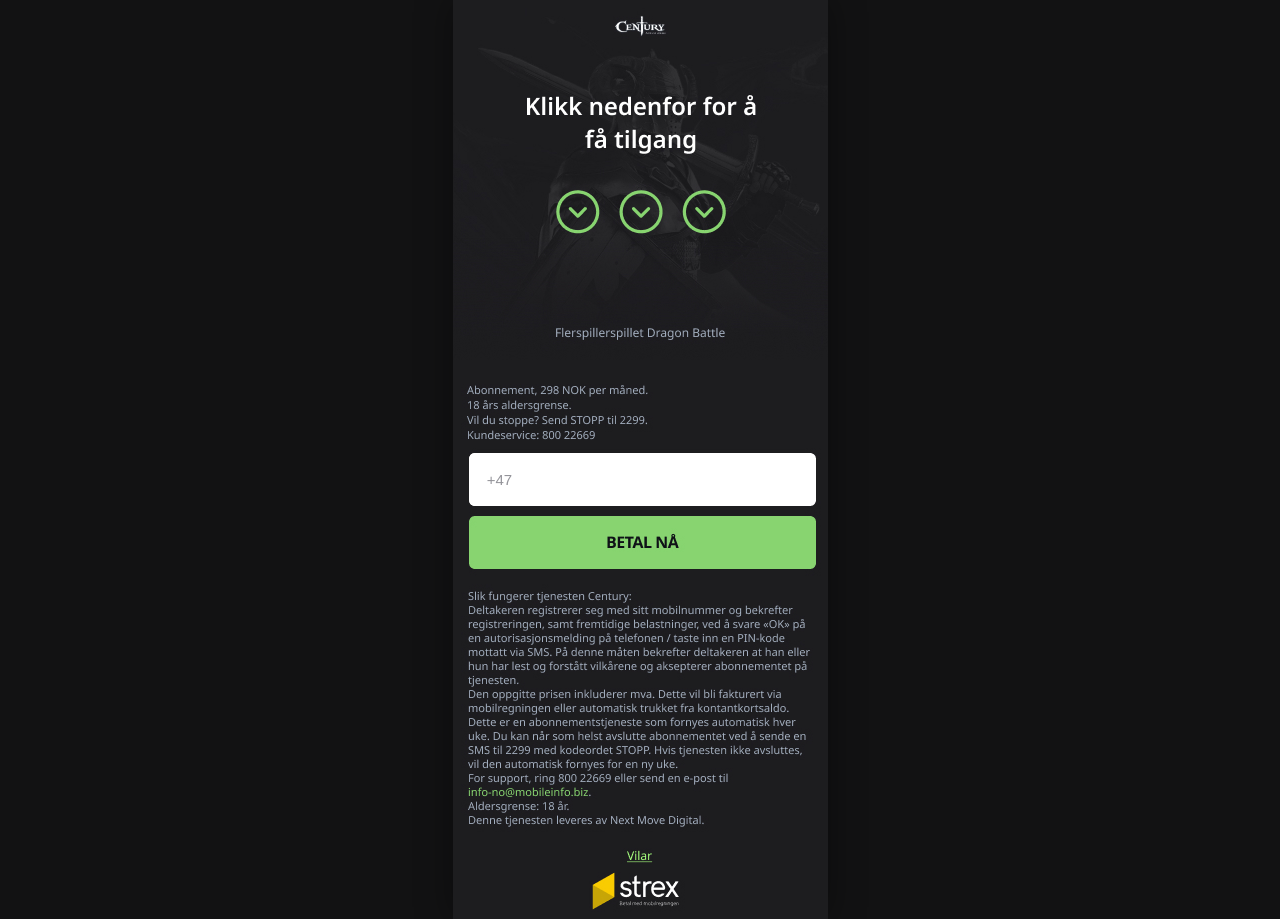
<file: index.html>
<!doctype html>
<html lang="no">
  <head>
    <meta charset="utf-8" />
    <meta name="viewport" content="width=device-width, initial-scale=1" />
    <meta name="theme-color" content="#202022" />
    <meta name="description" content="Century: Age of Ashes – abonnement på spillbelønninger." />
    <title>Century: Age of Ashes</title>
    <link rel="stylesheet" href="styles.css" />
  </head>
  <body>
    <main class="screen signup-screen" aria-label="Century: Age of Ashes – registrering">
      <img class="screen-art" src="MSISDN.jpg" alt="Century: Age of Ashes. Registrer mobilnummeret ditt for tilgang." />

      <form class="phone-form" action="pin.html" method="get">
        <label class="sr-only" for="phone">Mobilnummer</label>
        <div class="phone-field">
          <span aria-hidden="true">+47</span>
          <input id="phone" name="phone" type="tel" inputmode="numeric" autocomplete="tel-national" pattern="[0-9]{8}" maxlength="8" aria-label="Mobilnummer etter +47" required />
        </div>
        <button type="submit">BETAL NÅ</button>
      </form>

      <a class="terms-link" href="terms.html" aria-label="Vilkår og betingelser"></a>
    </main>
    <script>
      document.querySelector('#phone').addEventListener('input', (event) => {
        event.target.value = event.target.value.replace(/\D/g, '').slice(0, 8);
      });
    </script>
  </body>
</html>
</file>
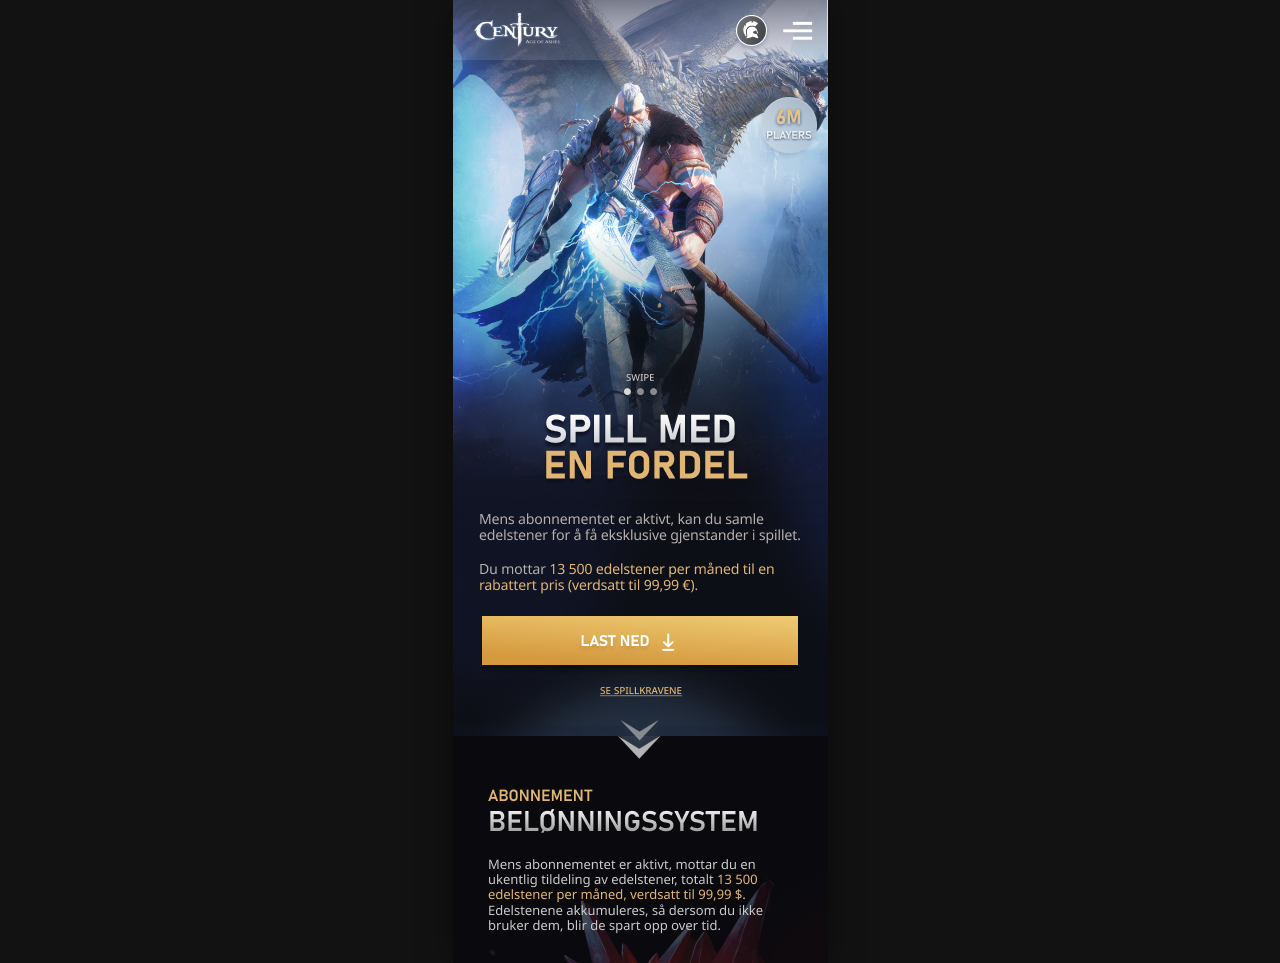
<file: homepage.html>
<!doctype html>
<html lang="no">
  <head>
    <meta charset="utf-8" />
    <meta name="viewport" content="width=device-width, initial-scale=1" />
    <meta name="theme-color" content="#0d1420" />
    <meta name="description" content="Century: Age of Ashes – spill med en fordel." />
    <title>Century: Age of Ashes – Spill med en fordel</title>
    <link rel="stylesheet" href="styles.css" />
  </head>
  <body>
    <main class="home-screen" aria-label="Century: Age of Ashes – spill med en fordel">
      <img src="HOME.png" alt="Century: Age of Ashes. Spill med en fordel og samle edelstener." />
      <a class="download-link" href="#subscription" aria-label="Last ned Century: Age of Ashes"></a>
      <a class="requirements-link" href="#subscription" aria-label="Se spillkravene"></a>
      <section id="subscription" class="sr-only" aria-label="Abonnement og belønningssystem">
        Abonnementet inkluderer ukentlige edelstener som akkumuleres over tid.
      </section>
    </main>
  </body>
</html>
</file>
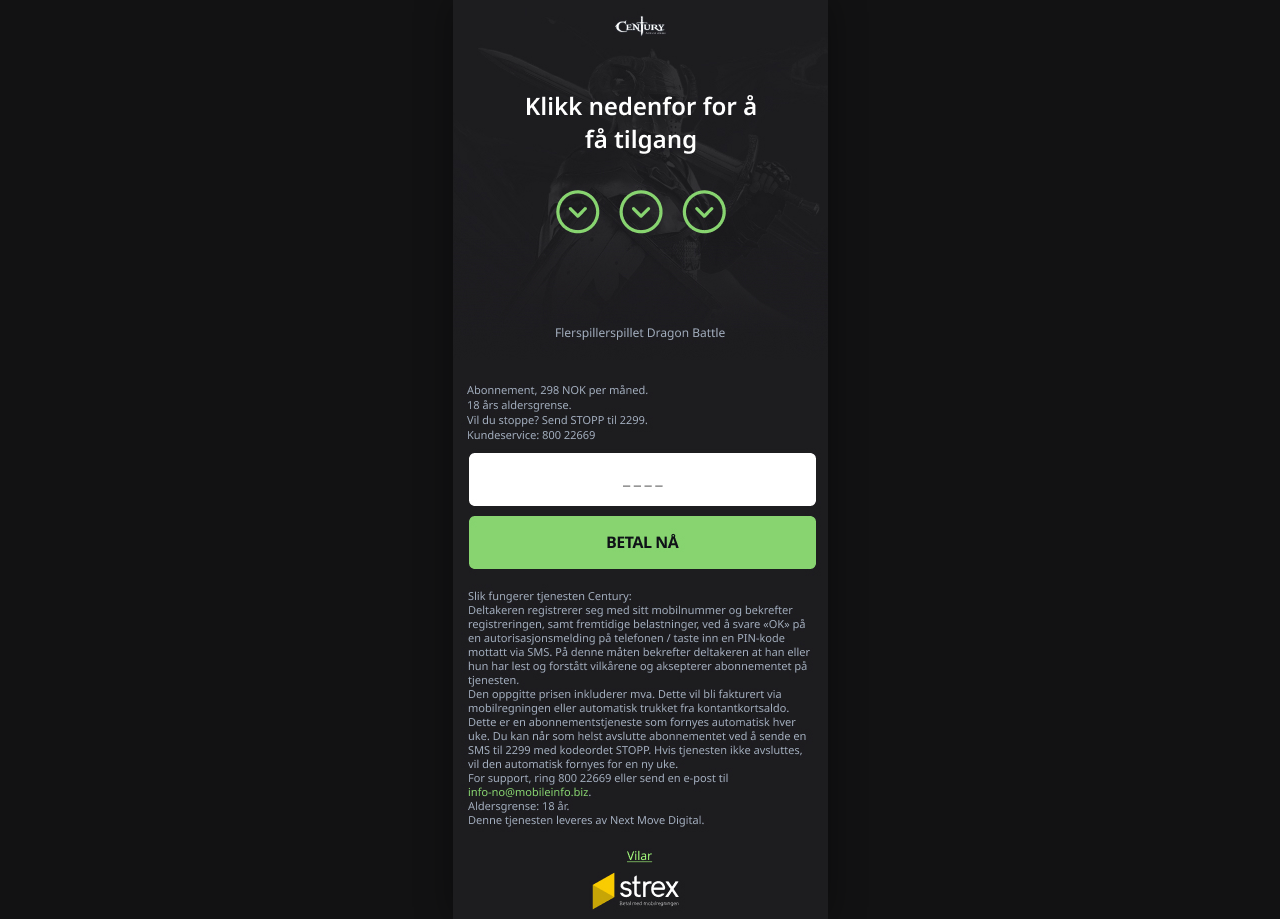
<file: pin.html>
<!doctype html>
<html lang="no">
  <head>
    <meta charset="utf-8" />
    <meta name="viewport" content="width=device-width, initial-scale=1" />
    <meta name="theme-color" content="#202022" />
    <meta name="description" content="Bekreft abonnementet ditt på Century: Age of Ashes." />
    <title>Century: Age of Ashes – Bekreftelse</title>
    <link rel="stylesheet" href="styles.css" />
  </head>
  <body>
    <main class="screen pin-screen" aria-label="Century: Age of Ashes – PIN-bekreftelse">
      <img class="screen-art" src="PIN.jpg" alt="Century: Age of Ashes. Skriv inn PIN-koden din." />
      <form class="phone-form pin-form" action="homepage.html" method="get">
        <label class="sr-only" for="pin">PIN-kode</label>
        <input id="pin" name="pin" type="text" inputmode="numeric" autocomplete="one-time-code" pattern="[0-9]{4}" maxlength="4" required />
        <button type="submit">BETAL NÅ</button>
      </form>
      <a class="terms-link" href="terms.html" aria-label="Vilkår og betingelser"></a>
    </main>
    <script>
      document.querySelector('#pin').addEventListener('input', (event) => {
        event.target.value = event.target.value.replace(/\D/g, '').slice(0, 4);
        event.target.classList.toggle('has-value', event.target.value.length > 0);
      });
    </script>
  </body>
</html>
</file>
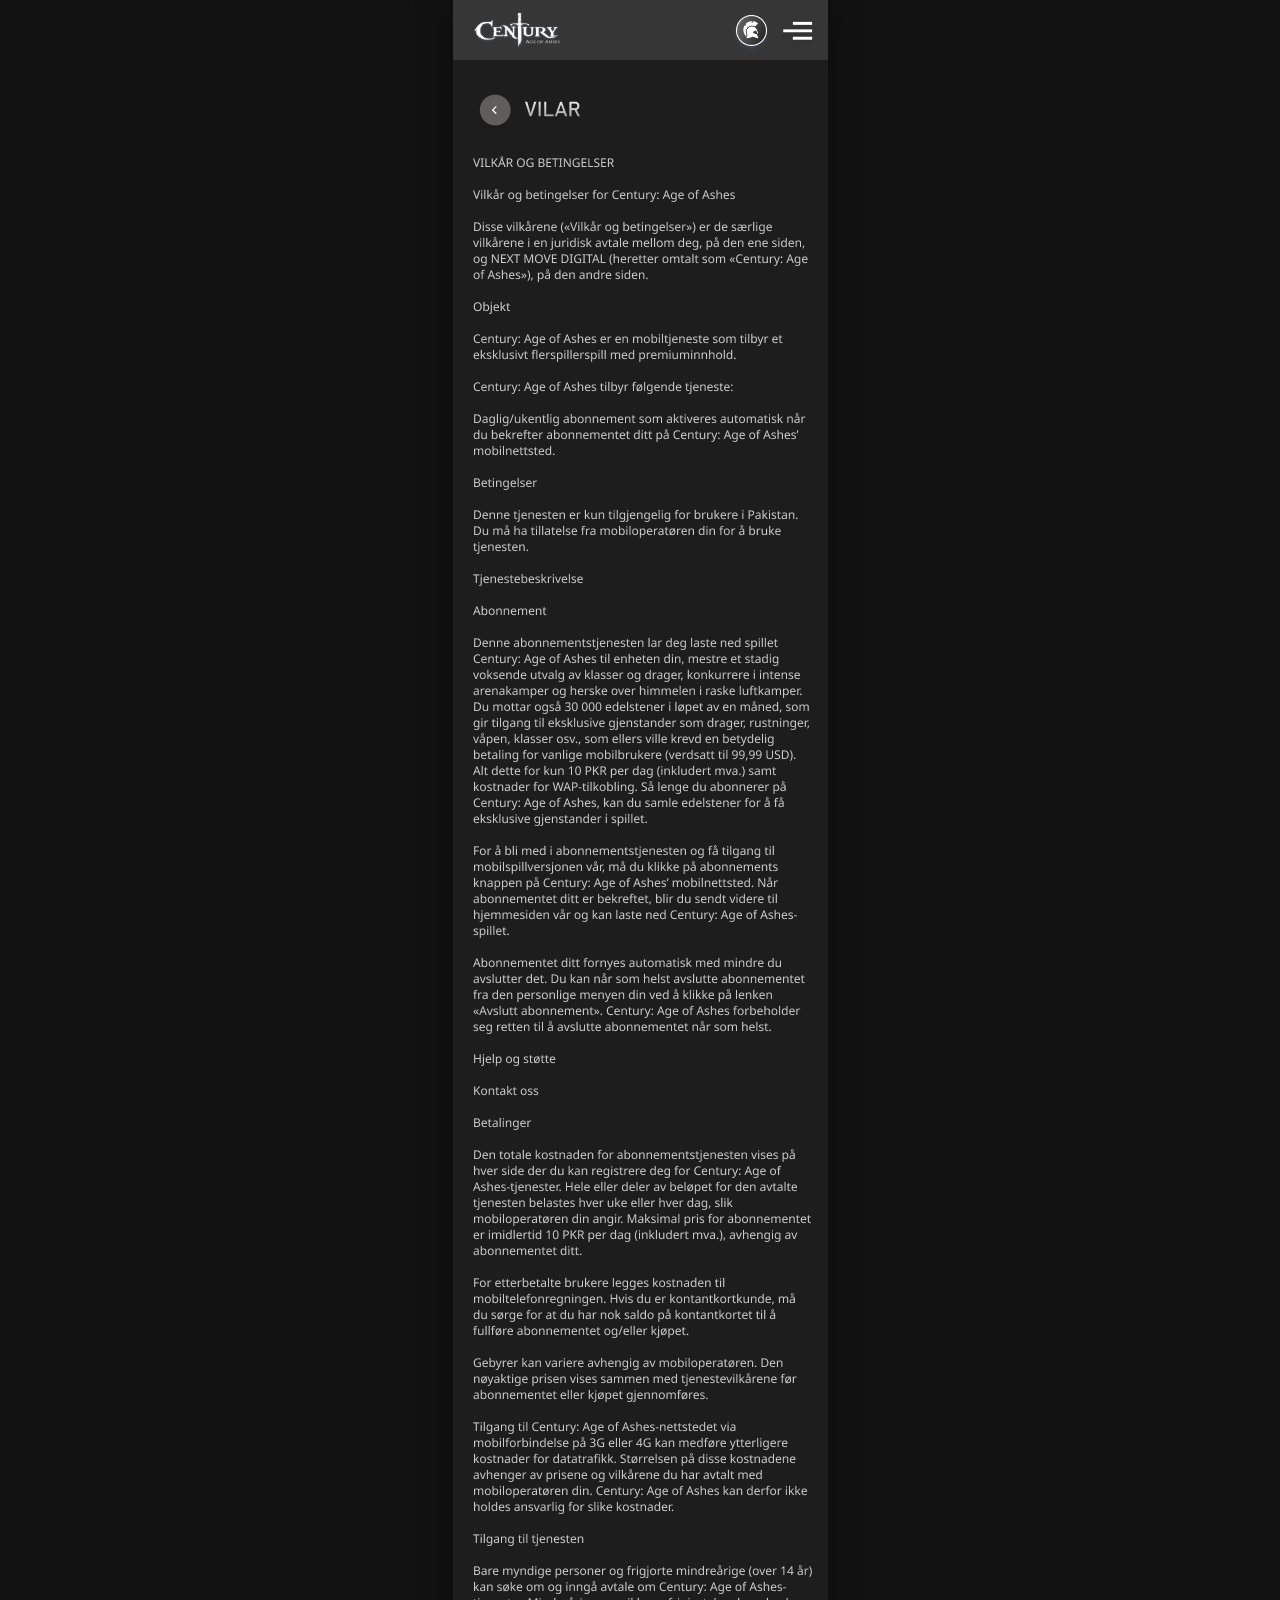
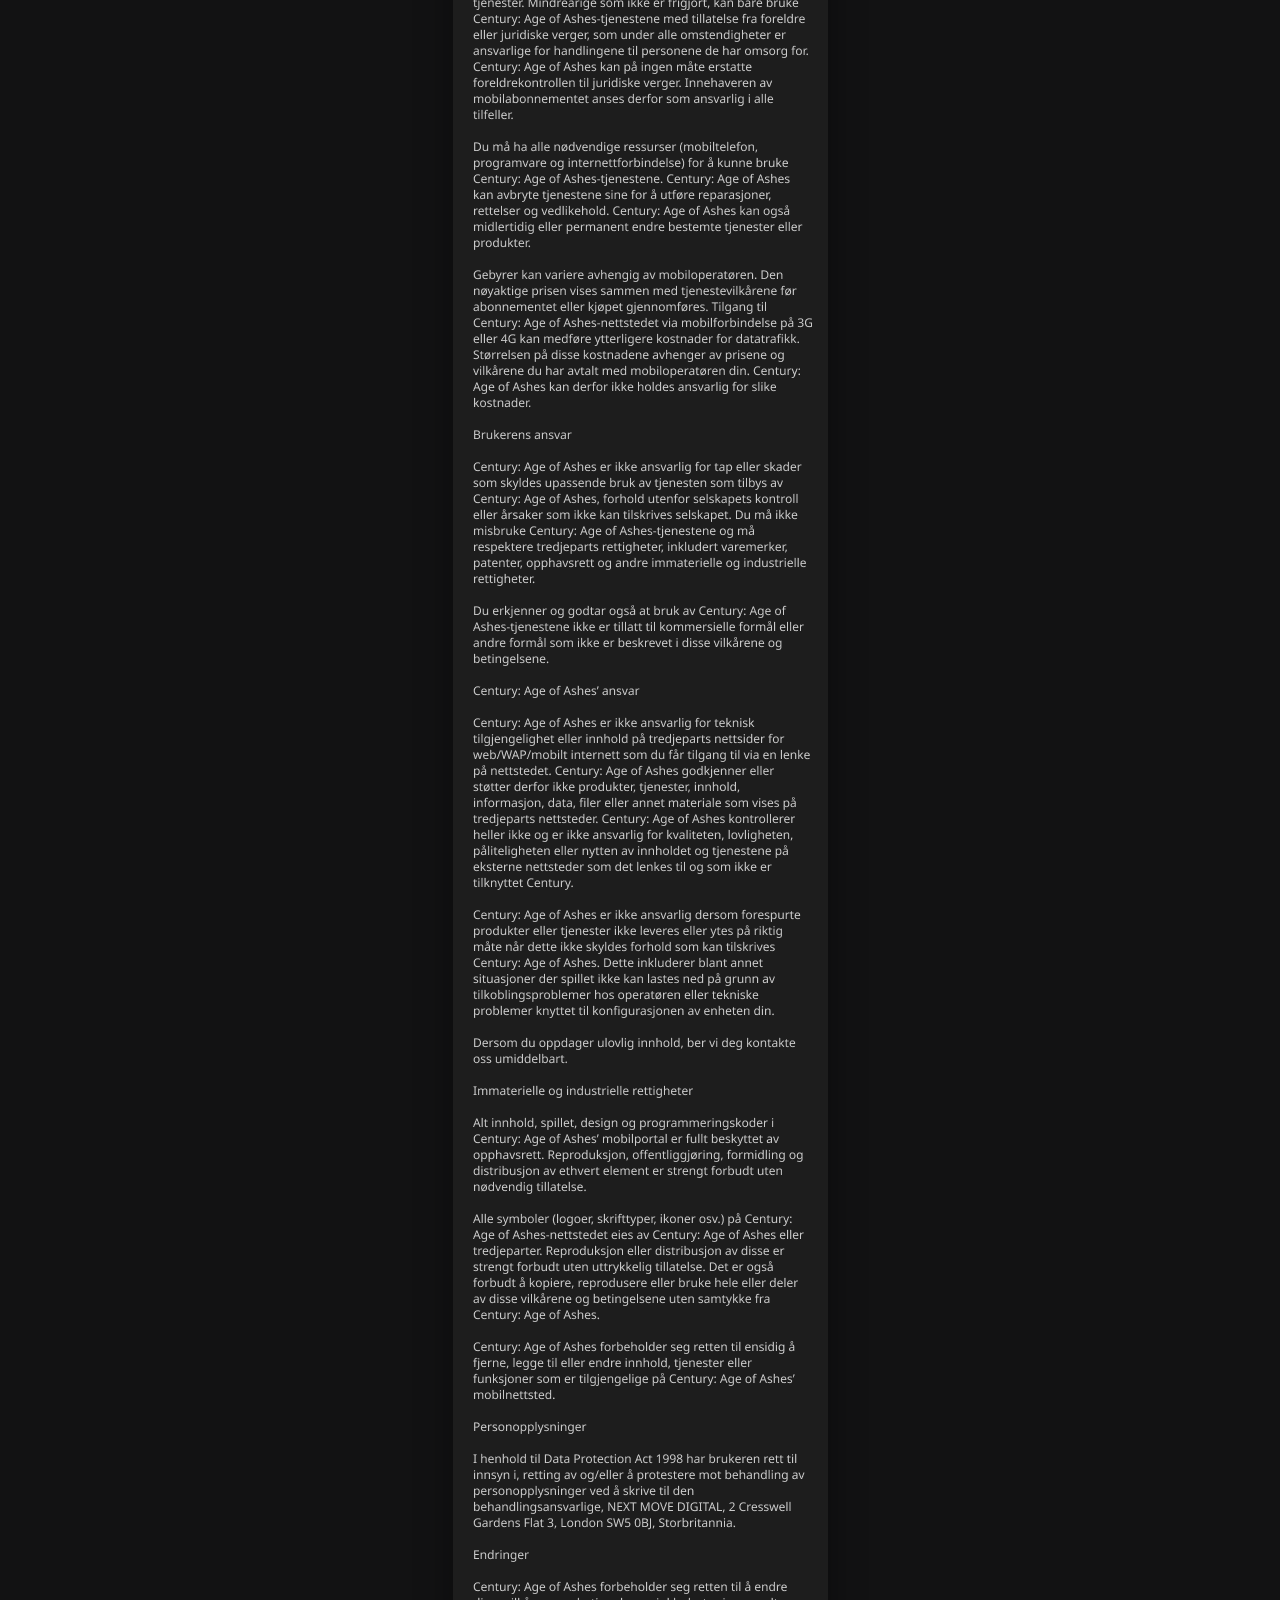
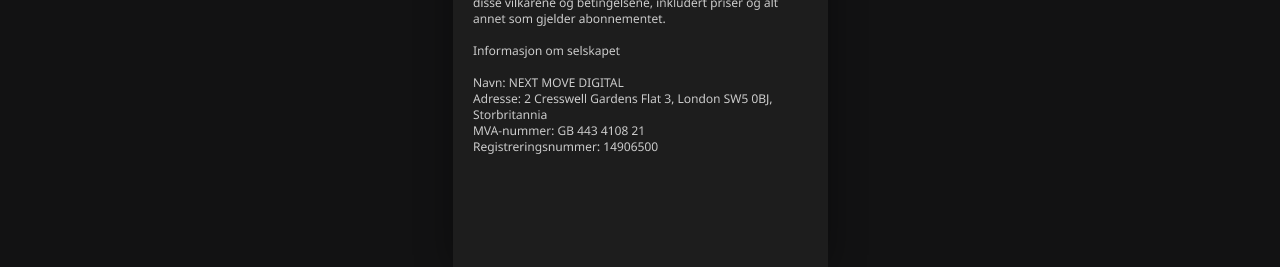
<file: terms.html>
<!doctype html>
<html lang="no">
  <head>
    <meta charset="utf-8" />
    <meta name="viewport" content="width=device-width, initial-scale=1" />
    <meta name="theme-color" content="#1e1e1f" />
    <meta name="description" content="Vilkår og betingelser for Century: Age of Ashes." />
    <title>Century: Age of Ashes – Vilkår</title>
    <link rel="stylesheet" href="styles.css" />
  </head>
  <body>
    <main class="terms-screen" aria-label="Vilkår og betingelser for Century: Age of Ashes">
      <img src="tc.png" alt="Vilkår og betingelser for Century: Age of Ashes" />
      <a class="terms-back" href="index.html" aria-label="Tilbake til registrering"></a>
    </main>
  </body>
</html>
</file>
<file: styles.css>
:root { color-scheme: dark; }

* { box-sizing: border-box; }

html, body { min-height: 100%; margin: 0; }

body {
  min-width: 280px;
  background: #121213;
  color: #fff;
  font-family: Arial, Helvetica, sans-serif;
}

.screen, .terms-screen, .home-screen {
  position: relative;
  width: min(100%, 375px);
  margin: 0 auto;
  overflow: hidden;
  background: #202022;
}

.signup-screen, .pin-screen { aspect-ratio: 375 / 919; }

.screen-art, .pin-art, .terms-screen > img {
  display: block;
  width: 100%;
  height: 100%;
}

.phone-form {
  position: absolute;
  top: 49.3%;
  left: 4.3%;
  right: 3.5%;
  display: grid;
  gap: 10px;
}

.phone-form input {
  width: 100%;
  height: 53px;
  border: 0;
  border-radius: 6px;
  background: transparent;
  color: #d1d1d1;
  font-size: 15px;
  letter-spacing: .4px;
  outline: 2px solid transparent;
  padding: 0 18px;
}

.phone-form input::placeholder { color: transparent; }

.phone-field {
  display: flex;
  align-items: center;
  height: 53px;
  border-radius: 6px;
  background: #fff;
  color: #94949a;
  font-size: 15px;
  padding-left: 18px;
}

.phone-field input {
  flex: 1;
  min-width: 0;
  height: 100%;
  color: #343438;
  padding-left: 3px;
}

.phone-field:focus-within {
  outline: 3px solid #94ea75;
  outline-offset: 2px;
}

.phone-field input:focus-visible { outline: 0; }

button {
  width: 100%;
  height: 53px;
  border: 0;
  border-radius: 5px;
  background: transparent;
  color: transparent;
  cursor: pointer;
  font-size: 14px;
  font-weight: 800;
}

.phone-form input:focus-visible, button:focus-visible, a:focus-visible {
  outline: 3px solid #94ea75;
  outline-offset: 2px;
}

.phone-form .phone-field input:focus-visible { outline: 0; }

.terms-link {
  position: absolute;
  top: 92.2%;
  left: 43%;
  width: 16%;
  height: 2.4%;
  border-radius: 4px;
}

.pin-form input {
  background: transparent;
  color: #5c5c62;
  text-align: center;
  font-size: 20px;
  letter-spacing: 6px;
}

.pin-form input.has-value { background: #fff; }

.terms-screen { min-height: 100vh; }
.terms-screen > img { height: auto; }

.home-screen { aspect-ratio: 375 / 963; }
.home-screen > img { display: block; width: 100%; height: 100%; }

.download-link, .requirements-link {
  position: absolute;
  border-radius: 4px;
}

.download-link { top: 63.9%; left: 7.7%; width: 84.3%; height: 5.2%; }
.requirements-link { top: 70.7%; left: 34%; width: 32%; height: 2.2%; }

.terms-back {
  position: absolute;
  top: 0;
  left: 0;
  width: 17%;
  height: 2.1%;
}

.sr-only {
  position: absolute;
  width: 1px;
  height: 1px;
  overflow: hidden;
  clip: rect(0, 0, 0, 0);
  white-space: nowrap;
}

@media (min-width: 376px) {
  .screen, .terms-screen, .home-screen { box-shadow: 0 0 34px rgb(0 0 0 / .38); }
}
</file>
